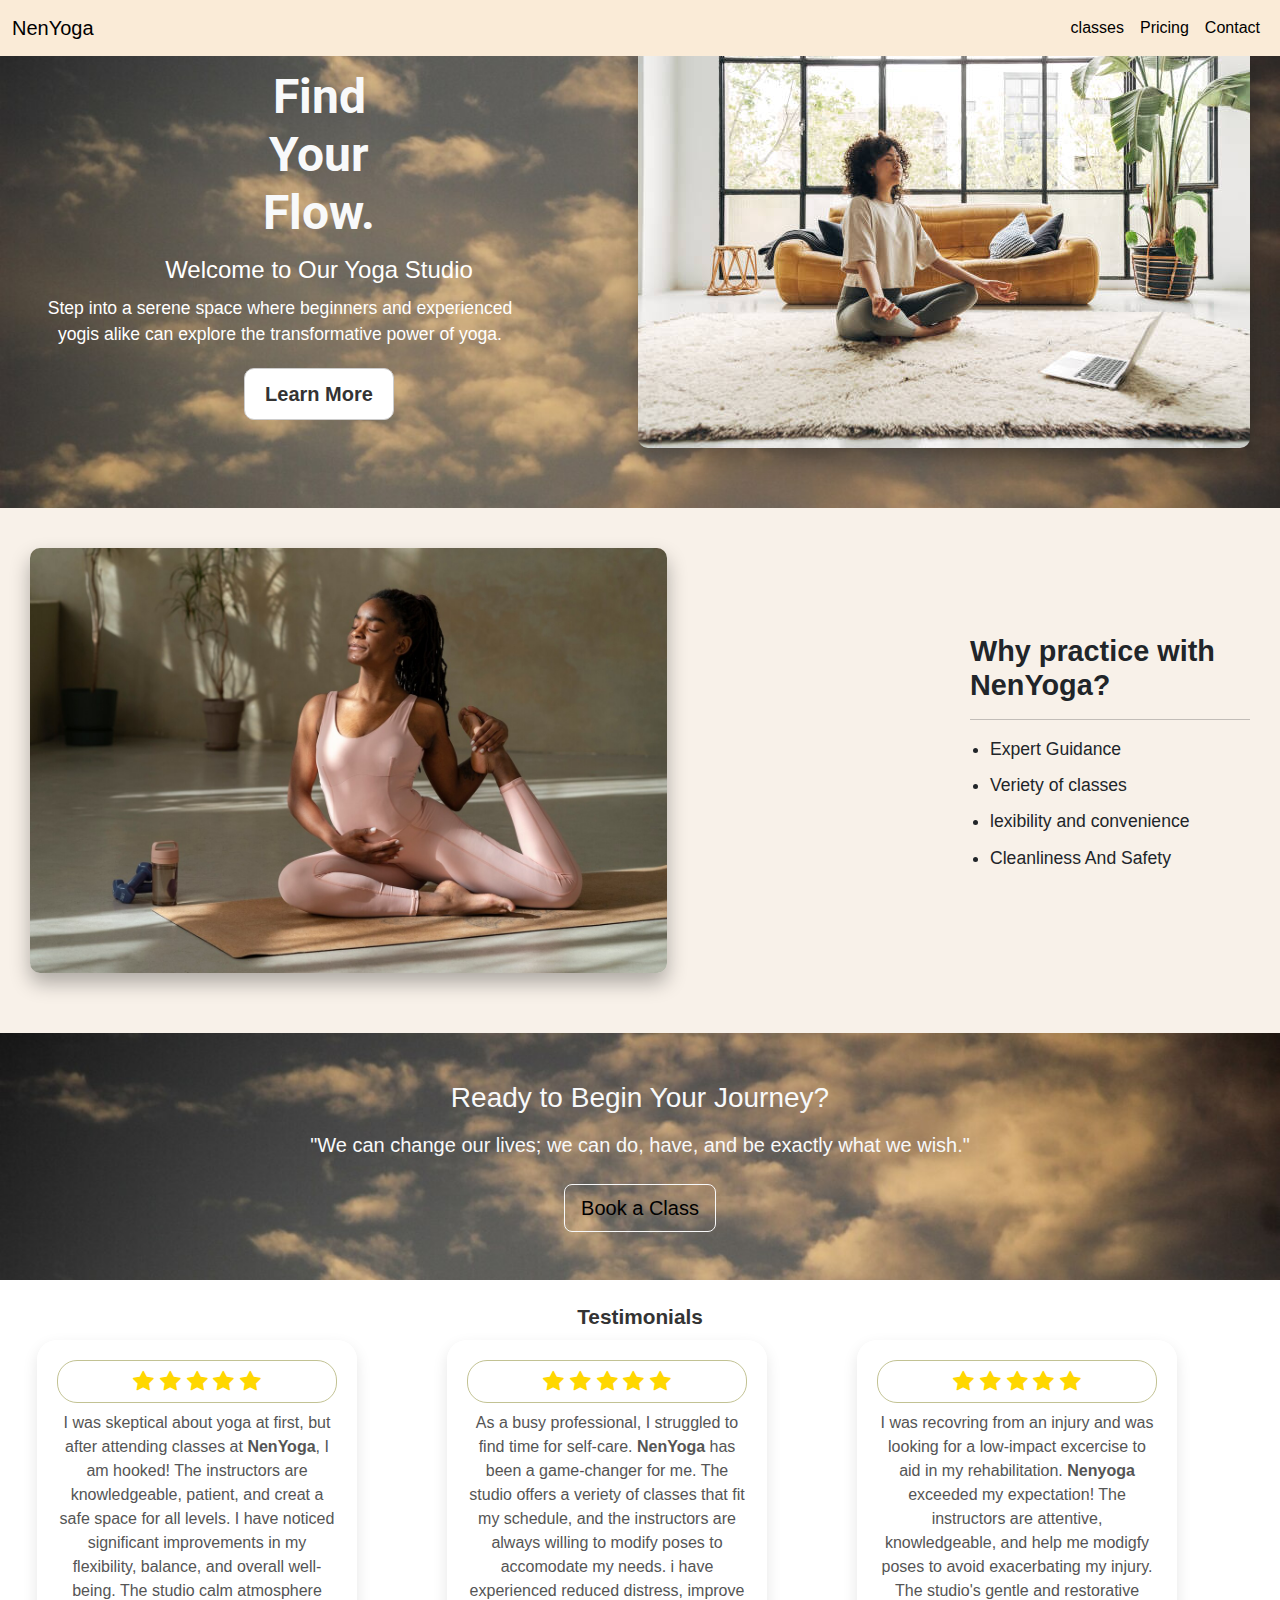
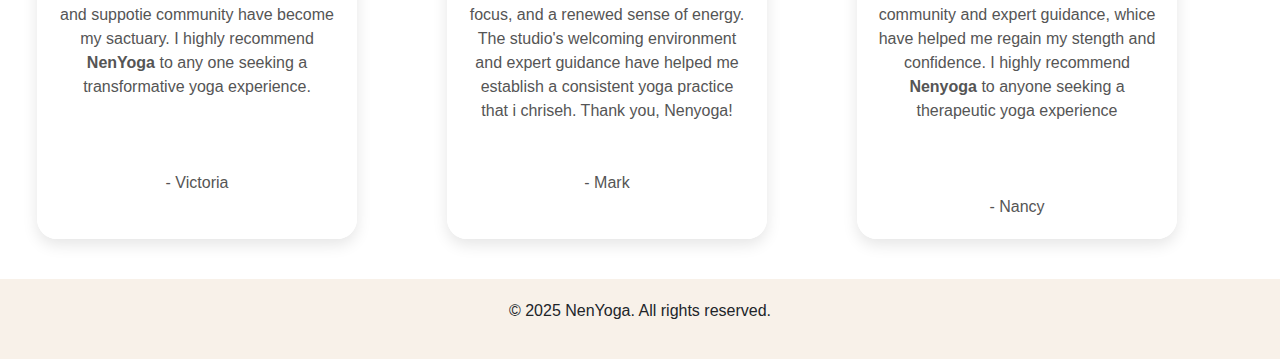
<file: index.html>
<!doctype html>
<html lang="en">
  <head>
    <meta charset="utf-8">
    <meta name="viewport" content="width=device-width, initial-scale=1">
    <title>NenYoga</title>
    <link href="https://cdn.jsdelivr.net/npm/bootstrap@5.3.3/dist/css/bootstrap.min.css" rel="stylesheet" integrity="sha384-QWTKZyjpPEjISv5WaRU9OFeRpok6YctnYmDr5pNlyT2bRjXh0JMhjY6hW+ALEwIH" crossorigin="anonymous">
    <link rel="stylesheet" href="https://cdn.jsdelivr.net/npm/bootstrap-icons@1.3.0/font/bootstrap-icons.css">
    <!--font-->
    <link href="https://fonts.googleapis.com/css2?family=Roboto:wght@400;700&display=swap" rel="stylesheet">
    
    <!--css-->
    <link rel="stylesheet" href="style.css">


  </head>
  <body>
    
<nav class="navbar navbar-expand-lg text-dark fixed-top" style="background-color: antiquewhite;">
    <div class="container-fluid">
      <a class="navbar-brand" href="#">NenYoga</a>
      <button class="navbar-toggler" type="button" data-bs-toggle="collapse" data-bs-target="#navbarNavAltMarkup" aria-controls="navbarNavAltMarkup" aria-expanded="false" aria-label="Toggle navigation">
        <span class="navbar-toggler-icon"></span>
      </button>
      <div class="collapse navbar-collapse" id="navbarNavAltMarkup">
        <div class="navbar-nav ms-auto">
          <a class="nav-link active" aria-current="page" href="classes.html">classes</a>
          <a class="nav-link" href="price.html">Pricing</a>
          <a class="nav-link" href="contact.html">Contact</a>
        </div>
      </div>
    </div>
  </nav>

  <!--intro-->
  <div class="row1 text-center" style="padding-top: 40px;">
    <div class="colum1">
      <h1 class="head text-light">Find<br> Your<br> Flow.</h1>
      <h2 class="head2">Welcome to Our Yoga Studio</h2>
      <p>Step into a serene space where beginners and experienced yogis alike can explore the transformative power of yoga.</p>
      <a href="classes.html"><button class="btn btn-lg btn-light">Learn More</button></a>
    </div>
    <div class="colum2">
      <img src="photo/yoga1.png" alt="Person doing yoga">
    </div>
  </div>
  
  
  <!--section-->
  
  <div class="section" style="padding-top: 40px;">
    <div class="row-1">
        <img src="photo/yoga2.png.png" alt="">
    </div>
    <div class="row2 text-dark">
        <h3>Why practice with NenYoga?</h3>
        <hr>
        <ul>
        <li>Expert Guidance</li>
            <li>Veriety of classes</li>
             <li>lexibility and convenience</li>
            <li>Cleanliness And Safety</li>
        </ul>
    </div>
  </div>

  <!--hero section-->
  <!-- Call to Action Section -->
<section class="cta-section text-light text-center py-5" id="myhero">
  <div class="container">
    <h3 class="mb-3">Ready to Begin Your Journey?</h3>
    <p class="mb-4 fs-5">"We can change our lives; we can do, have, and be exactly what we wish."</p>
    <a href="classes.html" class="btn btn-lg btn-outline-light">Book a Class</a>
  </div>
</section>

  <!--testimonial section-->
  <div class="row" style="margin: 25px;">
    <h2 class="card-title text-center" style="margin-bottom: 10px;">Testimonials</h2>
    <div class="col-sm-4 mb-3 mb-sm-0">
      <div class="card">
        <div class="card-body">
          <h5 class="card-title text-center py-2" style="color: rgba(190, 190, 139, 0.932); border: 1px solid; border-radius: 20px;">
          <i class="bi bi-star-fill"></i>
          <i class="bi bi-star-fill"></i>
          <i class="bi bi-star-fill"></i>
          <i class="bi bi-star-fill"></i>
          <i class="bi bi-star-fill"></i>
          </h5>
          <p class="card-text">I was skeptical about yoga at first, but after attending classes at <b>NenYoga</b>, I am hooked! The instructors are knowledgeable, patient, and creat a safe space for all levels. I have noticed significant improvements in my flexibility, balance, and overall well-being. The studio calm atmosphere and suppotie community have become my sactuary. I highly recommend <b>NenYoga</b> to any one seeking a transformative yoga experience.<br><br><br><br>
            - Victoria 
          </p>
        </div>
      </div>
    </div>
    <div class="col-sm-4">
      <div class="card">
        <div class="card-body">
          <h5 class="card-title text-center py-2" style="color: rgba(190, 190, 139, 0.932); border: 1px solid; border-radius: 20px;">
            <i class="bi bi-star-fill"></i>
            <i class="bi bi-star-fill"></i>
            <i class="bi bi-star-fill"></i>
            <i class="bi bi-star-fill"></i>
            <i class="bi bi-star-fill"></i>
             </h5>
          <p class="card-text">As a busy professional, I struggled to find time for self-care. <b>NenYoga</b> has been a game-changer for me. The studio offers a veriety of classes that fit my schedule, and the instructors are always willing to modify poses to accomodate my needs.  i have experienced reduced distress, improve focus, and a renewed sense of energy. The studio's welcoming environment and expert guidance have helped me establish a consistent yoga practice that i chriseh. Thank you, Nenyoga!<br><br><br>
          - Mark</b></p>
        </div>
      </div>
    </div>
    <div class="col-sm-4">
      <div class="card">
        <div class="card-body">
          <h5 class="card-title text-center py-2" style="color: rgba(190, 190, 139, 0.932); border: 1px solid; border-radius: 20px;">
            <i class="bi bi-star-fill"></i>
            <i class="bi bi-star-fill"></i>
            <i class="bi bi-star-fill"></i>
            <i class="bi bi-star-fill"></i>
            <i class="bi bi-star-fill"></i>
            </h5>
          <p class="card-text">I was recovring from an injury and was looking for a low-impact excercise to aid in my rehabilitation. <b>Nenyoga</b> exceeded my expectation! The instructors are attentive, knowledgeable, and help me modigfy poses to avoid exacerbating my injury. The studio's gentle and restorative community and expert guidance, whice have helped me regain my stength and confidence. I highly recommend <b>Nenyoga</b> to anyone seeking a therapeutic yoga experience<br><br><br><br>
            - Nancy
          </p>
        </div>
      </div>
    </div>
  </div>
<!-- Footer -->

<div class="content">
  <div class="footer">
      <footer class="text-center text-dark">
          <p>&copy; 2025 NenYoga. All rights reserved.</p>
      </footer>
  </div>
  



  <script src="https://cdn.jsdelivr.net/npm/bootstrap@5.3.3/dist/js/bootstrap.bundle.min.js" integrity="sha384-YvpcrYf0tY3lHB60NNkmXc5s9fDVZLESaAA55NDzOxhy9GkcIdslK1eN7N6jIeHz" crossorigin="anonymous"></script>
</body>
</html>
</file>
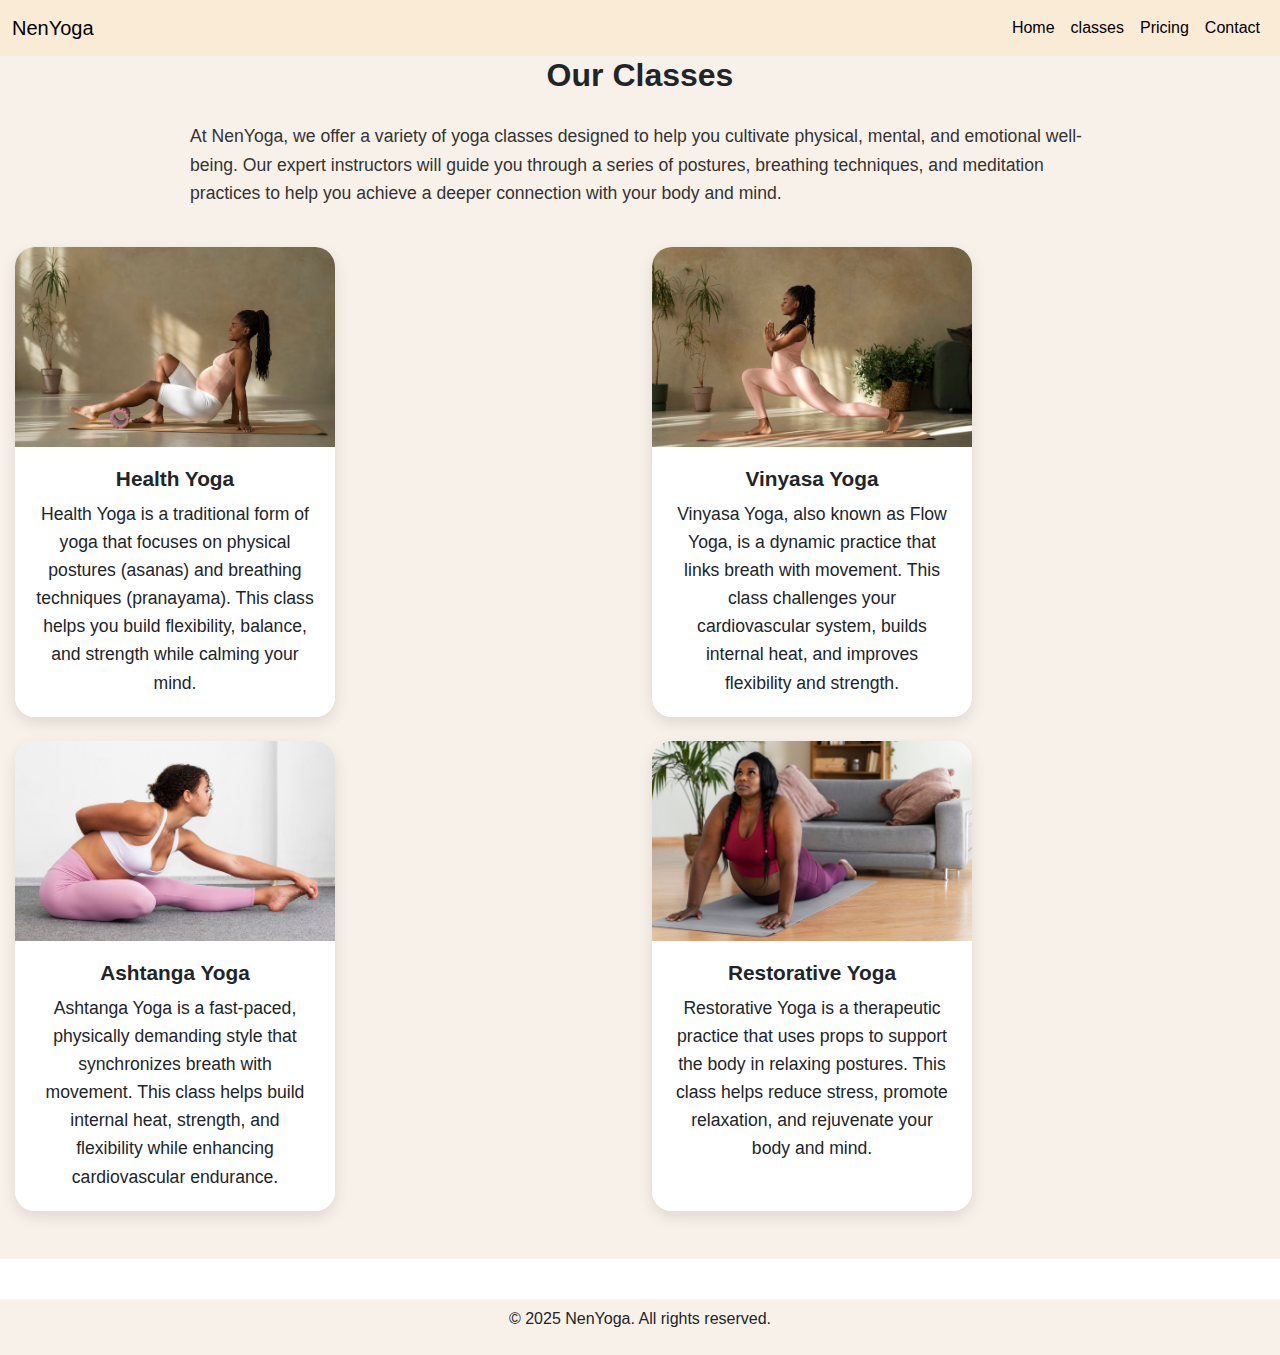
<file: classes.html>
<!doctype html>
<html lang="en">
  <head>
    <meta charset="utf-8">
    <meta name="viewport" content="width=device-width, initial-scale=1">
    <title>classes</title>
    <link href="https://cdn.jsdelivr.net/npm/bootstrap@5.3.3/dist/css/bootstrap.min.css" rel="stylesheet" integrity="sha384-QWTKZyjpPEjISv5WaRU9OFeRpok6YctnYmDr5pNlyT2bRjXh0JMhjY6hW+ALEwIH" crossorigin="anonymous">
    <link rel="stylesheet" href="style.css">
  </head>
  <body>

<nav class="navbar navbar-expand-lg text-dark fixed-top" style="background-color: antiquewhite;">
    <div class="container-fluid">
      <a class="navbar-brand" href="#">NenYoga</a>
      <button class="navbar-toggler" type="button" data-bs-toggle="collapse" data-bs-target="#navbarNavAltMarkup" aria-controls="navbarNavAltMarkup" aria-expanded="false" aria-label="Toggle navigation">
        <span class="navbar-toggler-icon"></span>
      </button>
      <div class="collapse navbar-collapse" id="navbarNavAltMarkup">
        <div class="navbar-nav ms-auto">
          <a class="nav-link" href="index.html">Home</a>
          <a class="nav-link active" aria-current="page" href="classes.html">classes</a>
          <a class="nav-link" href="price.html">Pricing</a>
          <a class="nav-link" href="contact.html">Contact</a>
        </div>
      </div>
    </div>
  </nav>

  <div class="classes py-5" style="background-color: rgb(248, 241, 233);">
    <a href="index.html"><h3 class="lead-text text-center text-dark py-2">Our Classes</h3></a>
    <p>
      At NenYoga, we offer a variety of yoga classes designed to help you cultivate physical, mental, and emotional well-being. 
      Our expert instructors will guide you through a series of postures, breathing techniques, and meditation practices to help you 
      achieve a deeper connection with your body and mind.
    </p>
  
    <div class="row row-cols-1 row-cols-md-2 g-4">
      <div class="col">
        <div class="card">
          <img src="photo/heathyoga.png" class="card-img-top" alt="Health Yoga">
          <div class="card-body">
            <h5 class="card-title text-dark">Health Yoga</h5>
            <p class="card-text text-dark">
              Health Yoga is a traditional form of yoga that focuses on physical postures (asanas) and breathing techniques (pranayama). 
              This class helps you build flexibility, balance, and strength while calming your mind.
            </p>
          </div>
        </div>
      </div>
  
      <div class="col">
        <div class="card">
          <img src="photo/vinyasayoga.png" class="card-img-top" alt="Vinyasa Yoga">
          <div class="card-body">
            <h5 class="card-title text-dark">Vinyasa Yoga</h5>
            <p class="card-text text-dark">
              Vinyasa Yoga, also known as Flow Yoga, is a dynamic practice that links breath with movement. 
              This class challenges your cardiovascular system, builds internal heat, and improves flexibility and strength.
            </p>
          </div>
        </div>
      </div>
  
      <div class="col">
        <div class="card">
          <img src="photo/ashtangayoga.png" class="card-img-top" alt="Ashtanga Yoga">
          <div class="card-body">
            <h5 class="card-title text-dark">Ashtanga Yoga</h5>
            <p class="card-text text-dark">
              Ashtanga Yoga is a fast-paced, physically demanding style that synchronizes breath with movement. 
              This class helps build internal heat, strength, and flexibility while enhancing cardiovascular endurance.
            </p>
          </div>
        </div>
      </div>
  
      <div class="col">
        <div class="card">
          <img src="photo/restorativeyoga.png" class="card-img-top" alt="Restorative Yoga">
          <div class="card-body">
            <h5 class="card-title text-dark">Restorative Yoga</h5>
            <p class="card-text text-dark">
              Restorative Yoga is a therapeutic practice that uses props to support the body in relaxing postures. 
              This class helps reduce stress, promote relaxation, and rejuvenate your body and mind.
            </p>
          </div>
        </div>
      </div>
    </div>
  </div>
  
  <div class="content">
    <div class="footer py-2">
      <footer class="text-center text-dark">
        <p>&copy; 2025 NenYoga. All rights reserved.</p>
      </footer>
    </div>
  </div>
  
  <script src="https://cdn.jsdelivr.net/npm/bootstrap@5.3.3/dist/js/bootstrap.bundle.min.js" integrity="sha384-YvpcrYf0tY3lHB60NNkmXc5s9fDVZLESaAA55NDzOxhy9GkcIdslK1eN7N6jIeHz" crossorigin="anonymous"></script>
</file>
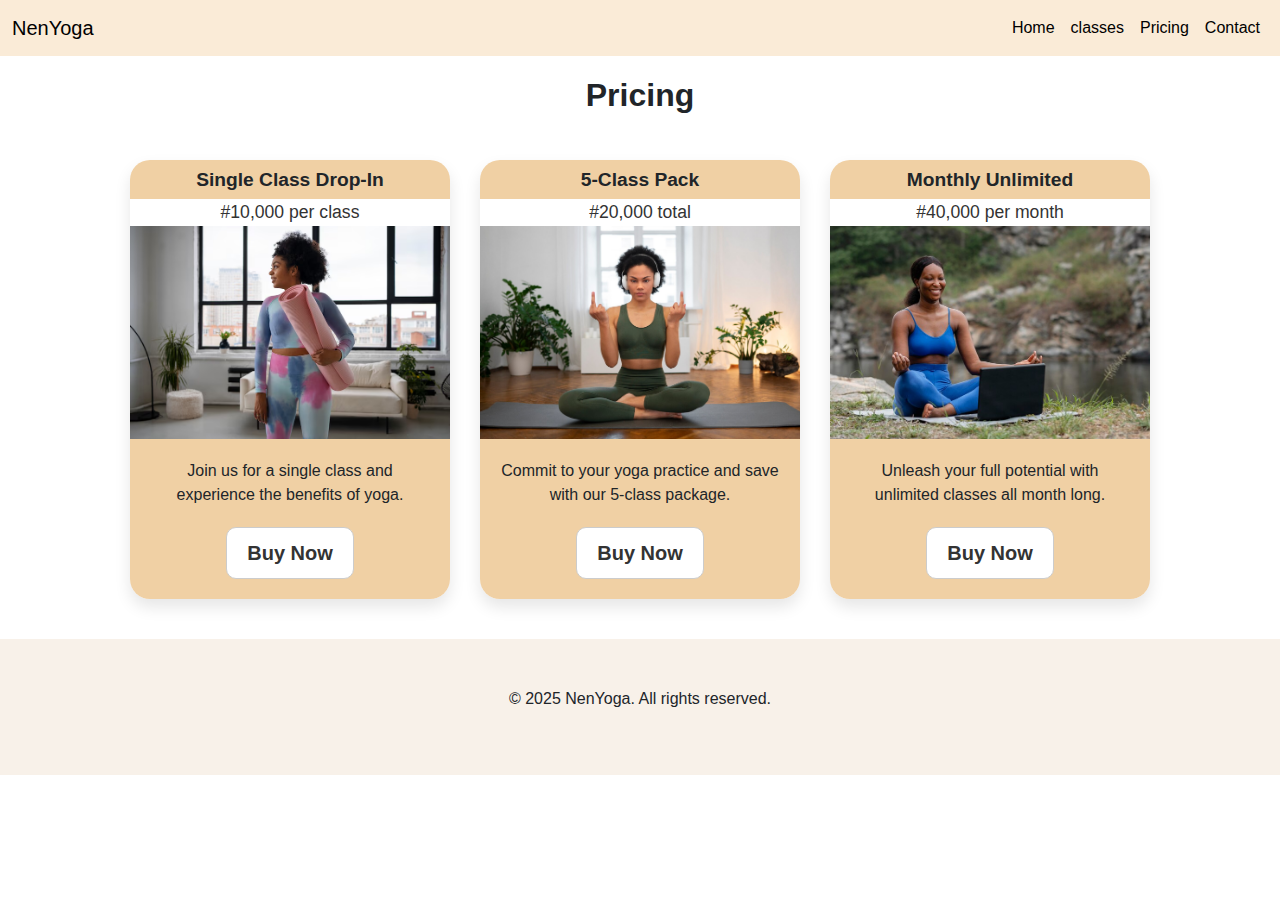
<file: price.html>
<!doctype html>
<html lang="en">
  <head>
    <meta charset="utf-8">
    <meta name="viewport" content="width=device-width, initial-scale=1">
    <title>prices</title>
    <link href="https://cdn.jsdelivr.net/npm/bootstrap@5.3.3/dist/css/bootstrap.min.css" rel="stylesheet" integrity="sha384-QWTKZyjpPEjISv5WaRU9OFeRpok6YctnYmDr5pNlyT2bRjXh0JMhjY6hW+ALEwIH" crossorigin="anonymous">
    <link rel="stylesheet" href="style.css">
  </head>
  <body>
    <nav class="navbar navbar-expand-lg text-dark fixed-top" style="background-color: antiquewhite;">
      <div class="container-fluid">
        <a class="navbar-brand" href="#">NenYoga</a>
        <button class="navbar-toggler" type="button" data-bs-toggle="collapse" data-bs-target="#navbarNavAltMarkup" aria-controls="navbarNavAltMarkup" aria-expanded="false" aria-label="Toggle navigation">
          <span class="navbar-toggler-icon"></span>
        </button>
        <div class="collapse navbar-collapse" id="navbarNavAltMarkup">
          <div class="navbar-nav ms-auto">
          <a class="nav-link" href="index.html">Home</a>
            <a class="nav-link active" aria-current="page" href="classes.html">classes</a>
            <a class="nav-link" href="price.html">Pricing</a>
            <a class="nav-link" href="contact.html">Contact</a>
          </div>
        </div>
      </div>
    </nav>

    <div class="price" style="margin-top: 60px;">
      <a href="index.html"><h3 class="lead-text text-center text-dark py-3">Pricing</h3></a>
      <div class="card-group">
        <div class="card1">
          <h5 class="pack text-center py-2">Single Class Drop-In</h5>
          <p class="para text-center">#10,000 per class</p>
          <img src="photo/prices1.png" class="card-img-top" alt="Single Class">
          <div class="card-body" style="background-color: rgb(240, 208, 164);">
            <p class="card-text text-dark">Join us for a single class and experience the benefits of yoga.</p>
            <button class="btn btn-lg btn-light">Buy Now</button>
          </div>
        </div>
    
        <div class="card1">
          <h5 class="pack text-center py-2">5-Class Pack</h5>
          <p class="para text-center">#20,000 total</p>
          <img src="photo/prices2.png" class="card-img-top" alt="5-Class Pack">
          <div class="card-body" style="background-color: rgb(240, 208, 164);">
            <p class="card-text text-dark">Commit to your yoga practice and save with our 5-class package.</p>
            <button class="btn btn-lg btn-light">Buy Now</button>
          </div>
        </div>
    
        <div class="card1">
          <h5 class="pack text-center py-2">Monthly Unlimited</h5>
          <p class="para text-center">#40,000 per month</p>
          <img src="photo/price3.png" class="card-img-top" alt="Monthly Unlimited">
          <div class="card-body" style="background-color: rgb(240, 208, 164);">
            <p class="card-text text-dark">Unleash your full potential with unlimited classes all month long.</p>
            <button class="btn btn-lg btn-light">Buy Now</button>
          </div>
        </div>
      </div>
    </div>
    
    <div class="content">
      <div class="footer py-5">
        <footer class="text-center text-dark">
          <p>&copy; 2025 NenYoga. All rights reserved.</p>
        </footer>
      </div>
    </div>
    
    <script src="https://cdn.jsdelivr.net/npm/bootstrap@5.3.3/dist/js/bootstrap.bundle.min.js" integrity="sha384-YvpcrYf0tY3lHB60NNkmXc5s9fDVZLESaAA55NDzOxhy9GkcIdslK1eN7N6jIeHz" crossorigin="anonymous"></script>
</file>
<file: style.css>
body{
    margin: o;
    font-family: sans-serif;
}

.navbar-nav, a{
  color: black !important;
}

a, href{
  text-decoration: none;
  color: #333;

}

h1{
    font-family: 'Roboto', sans-serif;
    font-size: 50px;
    font-weight: 1000;
  }
   
  .cta-section{
    background-image: url(photo/cloudimg.png);
    background-size: cover;
    background-repeat: no-repeat;
  }
  

/* my hero section */
.hero-section{
  position: relative;
  background-image: url(photo/cloudimg.png);
  background-size: cover;
  background-repeat: no-repeat;
  padding-top: 40px;
  margin-top: 40px;
}


/*html section*/
/* FIND YOUR FLOW (INTRO SECTION) */
.row1 {
  display: flex;
  align-items: center;
  justify-content: space-between;
  background: url('photo/cloudimg.png') no-repeat center center/cover;
  padding: 60px 30px;
  color: white;
  flex-wrap: wrap;
  gap: 30px;
}

.colum1 {
  flex: 1;
  min-width: 280px;
}

.colum2 img {
  max-width: 100%;
  border-radius: 10px;
  box-shadow: 0 10px 20px rgba(0,0,0,0.3);
}

.head {
  font-size: 3rem;
  font-weight: bold;
  line-height: 1.2;
  margin-bottom: 15px;
}

.head2 {
  font-size: 1.5rem;
  margin-bottom: 10px;
}

.colum1 p {
  font-size: 1.1rem;
  margin-bottom: 20px;
  max-width: 500px;
}

/* WHY PRACTICE SECTION */
.section {
  display: flex;
  align-items: center;
  justify-content: space-between;
  padding: 60px 30px;
  background-color: #f8f1e9;
  gap: 30px;
}

.row-1 img {
  flex: 1;
  max-width: 70%;
  border-radius: 10px;
  flex-wrap: wrap;
  box-shadow: 0 10px 20px rgba(0,0,0,0.3);
}

.row2 {
  flex: 1;
  min-width: 280px;
}

.row2 h3 {
  font-size: 1.8rem;
  font-weight: bold;
}

.row2 ul {
  padding-left: 20px;
  list-style-type: disc;
}

.row2 ul li {
  font-size: 1.1rem;
  margin-bottom: 10px;
}

/* HERO SECTION */
.hero-section {
  background: linear-gradient(to right, #2d2d2d80, #1e1e1e80), url('photo/cloudimg.png') no-repeat center center/cover;
  padding: 80px 20px;
  color: white;
}

.hero-section h3 {
  font-size: 2rem;
  font-weight: 600;
}

.hero-section p {
  font-size: 1.2rem;
  font-style: italic;
}

/* TESTIMONIALS  */
.card-title i {
  color: gold;
}

.card-text {
  font-size: 1rem;
  color: #333;
}

.card {
  height: 100%;
  box-shadow: 0 4px 12px rgba(0,0,0,0.1);
  border: none;
  border-radius: 15px;
}

.card-body {
  padding: 20px;
}

/* FOOTER */
.footer {
  background-color: #f8f1e9;
  padding: 20px 0;
  margin-top: 40px;
}




/* classes html page */
.classes {
  background-color: rgb(248, 241, 233);
  padding: 60px 15px;
}

.card {
  border: none;
  border-radius: 20px;
  overflow: hidden;
  box-shadow: 0 8px 16px rgba(0,0,0,0.1);
  transition: transform 0.3s ease, box-shadow 0.3s ease;
  max-width: 320px;
  width: 100%;
}


.classes h3 {
  font-size: 2rem;
  font-weight: 700;
  margin-bottom: 20px;
}

.classes p {
  font-size: 1.1rem;
  color: #333;
  max-width: 900px;
  margin: 0 auto 40px auto;
  line-height: 1.6;
}

.card {
  border: none;
  border-radius: 20px;
  overflow: hidden;
  box-shadow: 0 6px 15px rgba(0, 0, 0, 0.1);
  transition: transform 0.3s ease;
}

.card:hover {
  transform: translateY(-5px);
}

.card img {
  height: 200px;
  object-fit: cover;
}

.card-body {
  padding: 20px;
  background-color: white;
}

.card-title {
  font-size: 1.3rem;
  font-weight: 600;
  color: #333;
}

.card-text {
  font-size: 1rem;
  color: #555;
}

@media (max-width: 768px) {
  .classes p {
    padding: 0 15px;
  }

  .card img {
    height: 180px;
  }

  .card {
    max-width: 90%;
  }
}





/* Style the form container */
.form-container {
  width: 100%;
  max-width: 600px;
  margin: 40px auto;
  padding: 20px;
  background-color: #f9f9f9;
  border-radius: 8px;
  box-shadow: 0 4px 12px rgba(0, 0, 0, 0.1);
  font-family: 'Arial', sans-serif;
}

/* Styling the heading */
.form-container h3 {
  font-size: 24px;
  color: #333;
  margin-bottom: 10px;
  text-align: center;
}



/* Styling the paragraph */
.form-container p {
  font-size: 16px;
  color: #666;
  margin-bottom: 20px;
  text-align: center;
}

/* Form input styling */
.form-container input, .form-container textarea {
  width: 100%;
  padding: 10px;
  margin-bottom: 15px;
  border: 1px solid #ccc;
  border-radius: 4px;
  font-size: 16px;
  outline: none;
  transition: border-color 0.3s ease;
}

/* Focus effect for inputs */
.form-container input:focus, .form-container textarea:focus {
  border-color: #007BFF;
}

/* Style the submit button */
.form-container button {
  background-color: rgb(202, 139, 94);
  color: white;
  padding: 12px 20px;
  font-size: 18px;
  border: none;
  border-radius: 4px;
  cursor: pointer;
  width: 100%;
  transition: background-color 0.3s ease;
}

/* Button hover effect */
.form-container button:hover {
  background-color: rgb(240, 208, 164);
}

/*pricing section*/

  .price h3 {
    font-size: 2rem;
    font-weight: bold;
    margin-bottom: 30px;
  }

  .card-group {
    display: flex;
    flex-wrap: wrap;
    justify-content: center;
    gap: 30px;
    padding: 0 15px;
  }

  .card1 {
    border: none;
    border-radius: 20px;
    overflow: hidden;
    box-shadow: 0 8px 16px rgba(0,0,0,0.1);
    transition: transform 0.3s ease, box-shadow 0.3s ease;
    max-width: 320px;
    width: 100%;
  }

  .card:hover {
    transform: translateY(-5px);
    box-shadow: 0 12px 20px rgba(0,0,0,0.15);
  }

  .card img {
    height: 200px;
    object-fit: cover;
  }

  .pack {
    background-color: #f0d0a4;
    font-size: 1.2rem;
    font-weight: 600;
    margin: 0;
  }

  .para {
    font-size: 1.1rem;
    font-weight: 500;
    color: #333;
    margin-bottom: 0;
  }

  .card-body {
    text-align: center;
    padding: 20px;
  }

  .card-text {
    margin-bottom: 20px;
    font-size: 1rem;
  }

  .btn-light {
    background-color: white;
    color: #333;
    border: 1px solid #ccc;
    font-weight: bold;
    border-radius: 10px;
    padding: 10px 20px;
    transition: background-color 0.3s ease, color 0.3s ease;
  }

  .btn-light:hover {
    background-color: #333;
    color: white;
    border-color: #333;
  }

  @media (max-width: 768px) {
    .card-group {
      flex-direction: column;
      align-items: center;
    }

    .card1 {
      max-width: 90%;
    }
  }
</file>
